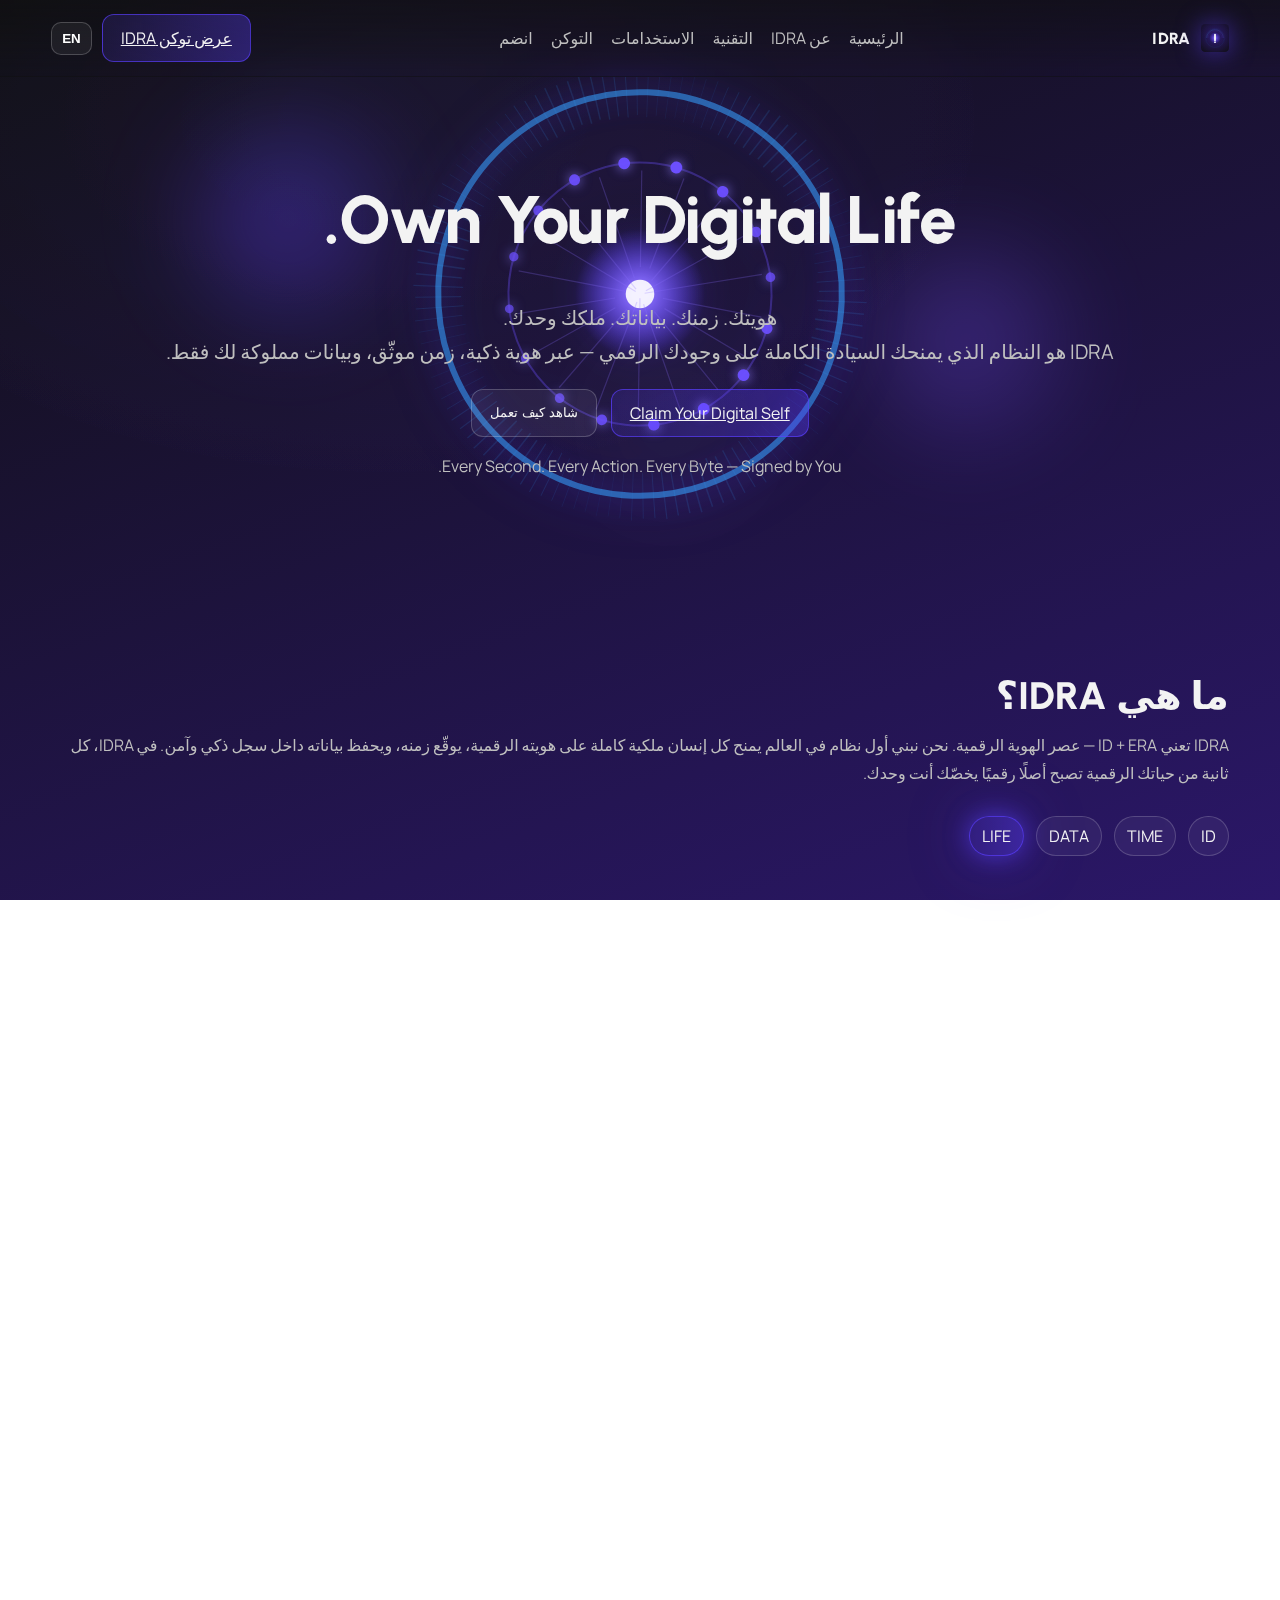
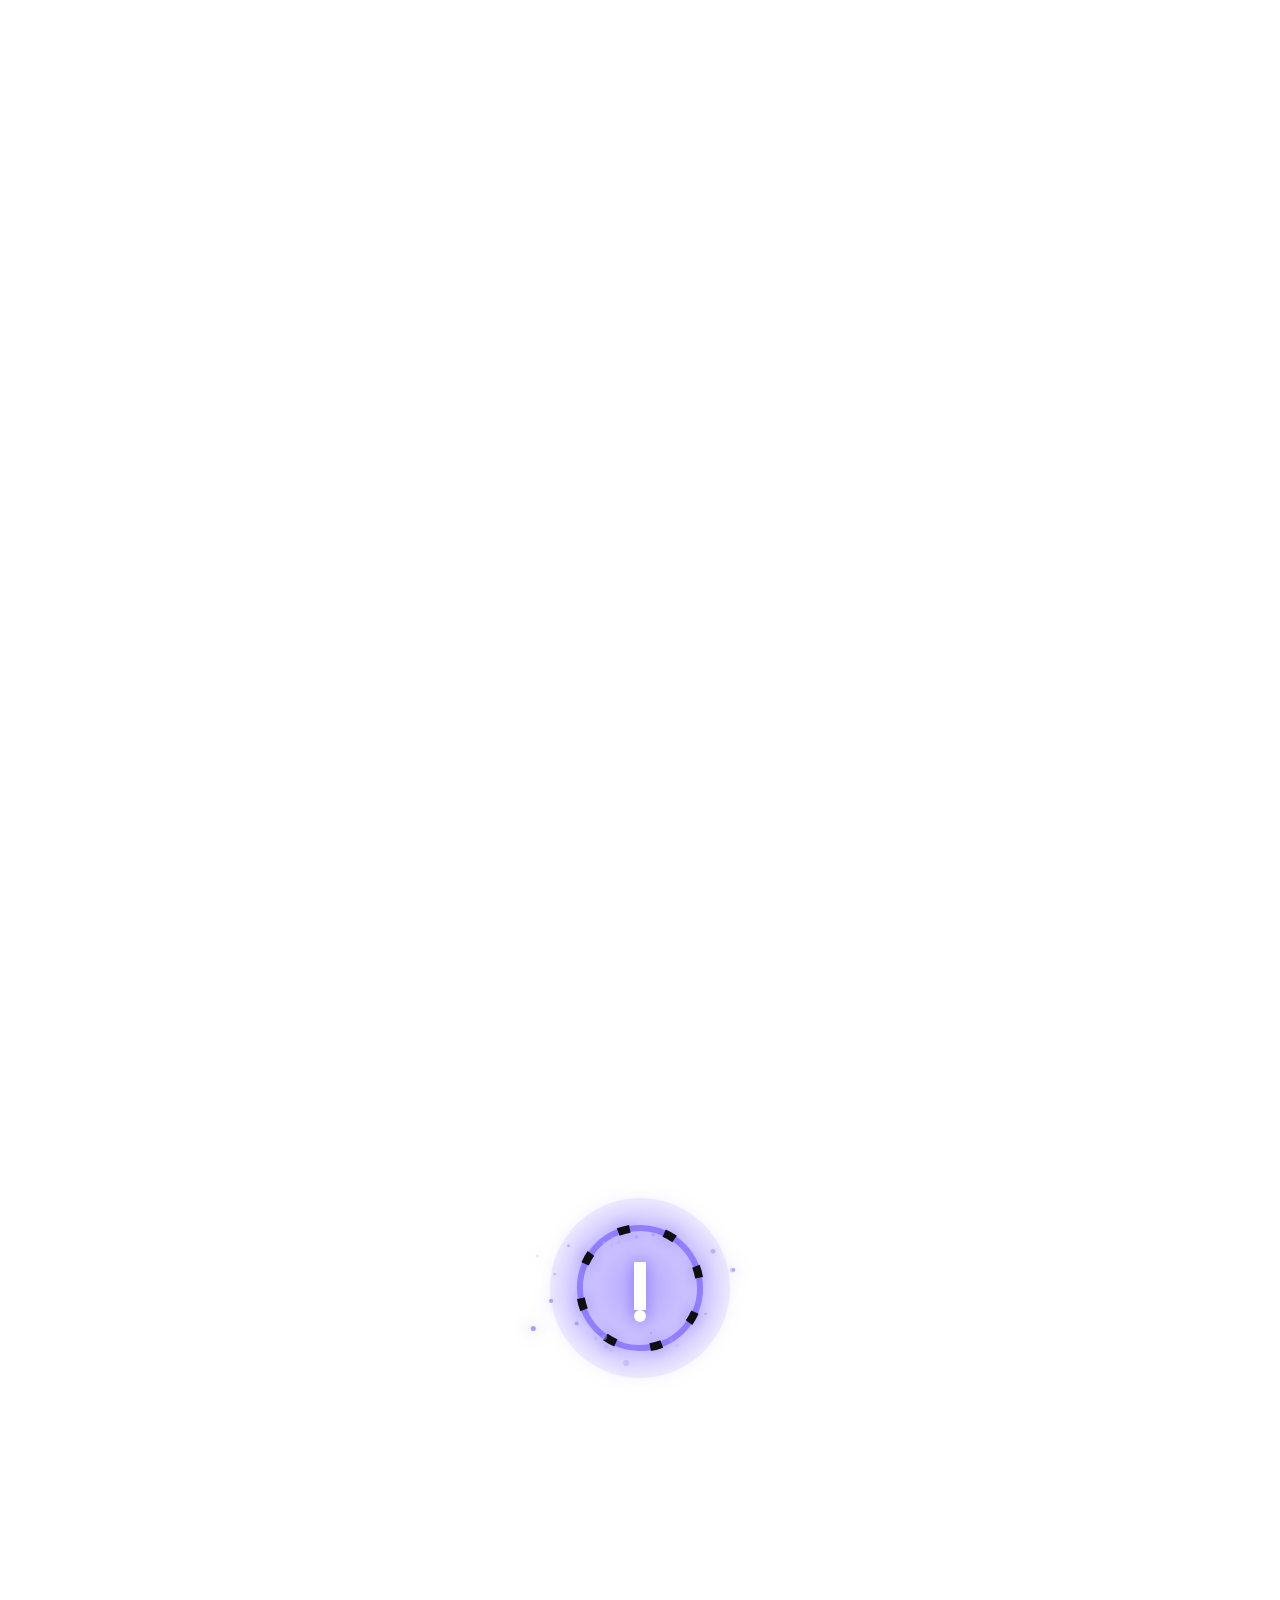
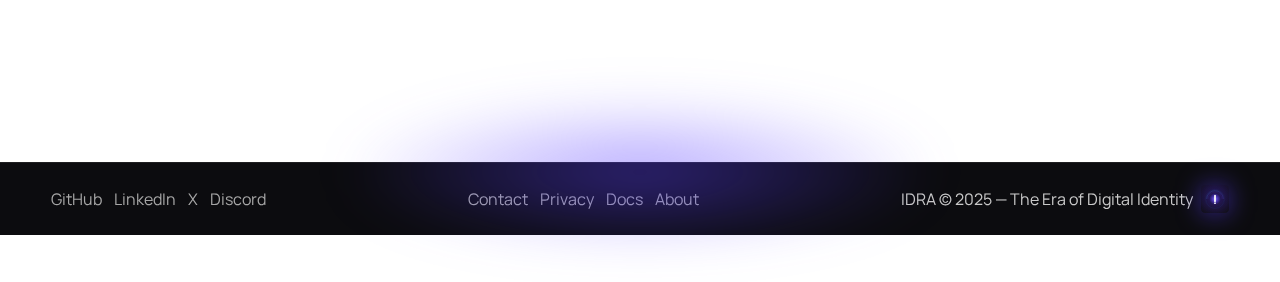
<file: index.html>
<!DOCTYPE html>
<html lang="ar" dir="rtl">
<head>
    <meta charset="UTF-8" />
    <meta name="viewport" content="width=device-width, initial-scale=1.0" />
<title>IDRA — The Era of Digital Identity</title>
    <meta name="description" content="IDRA — Own Your Digital Life. Identity, Time, and Data under your control." />
    <link rel="preconnect" href="https://fonts.googleapis.com">
    <link rel="preconnect" href="https://fonts.gstatic.com" crossorigin>
    <link href="https://fonts.googleapis.com/css2?family=Manrope:wght@300;400;500;600&family=Urbanist:wght@700;800&display=swap" rel="stylesheet">
    <link rel="stylesheet" href="styles.css" />
    <link rel="icon" href="assets/logo.svg" type="image/svg+xml" />
</head>
<body>
    <!-- Navigation -->
    <header id="nav" class="nav">
        <div class="container nav__inner">
            <a href="#home" class="logo">
                <img src="assets/logo.svg" alt="IDRA" class="logo__img" />
                <span class="logo__text">IDRA</span>
            </a>
            <nav class="nav__links">
                <a href="#home" data-i18n="nav.home">Home</a>
                <a href="#about" data-i18n="nav.about">About</a>
                <a href="#technology" data-i18n="nav.technology">Technology</a>
                <a href="#examples" data-i18n="nav.useCases">Use Cases</a>
                <a href="#token" data-i18n="nav.token">Token</a>
                <a href="#join" data-i18n="nav.join">Join</a>
            </nav>
            <div class="nav__actions">
                <a href="#token" class="btn btn--primary glow" data-i18n="cta.token">View IDRA Token</a>
                <button id="lang-toggle" class="lang__toggle" aria-label="Toggle language">EN</button>
            </div>
            <button class="nav__toggle" aria-label="Toggle Menu">
                <span></span><span></span><span></span>
            </button>
        </div>
    </header>

    <!-- Hero -->
    <section id="home" class="hero">
        <div class="hero__bg" aria-hidden="true">
            <div class="orb orb--1"></div>
            <div class="orb orb--2"></div>
            <div class="orb orb--3"></div>
            <div class="parallax parallax--slow"></div>
            <div class="parallax parallax--fast"></div>
            <div id="living-core" class="core">
                <canvas id="core-canvas"></canvas>
                <div id="core-tooltip" class="core__tooltip" role="tooltip">Time Recorded</div>
            </div>
        </div>
        <div class="container hero__content">
            <h1 class="headline sr" data-i18n="hero.title">Own Your Digital Life.</h1>
            <p class="subhead sr" data-i18n="hero.subtitle">
                هويتك. زمنك. بياناتك. ملكك وحدك.
                <br />
                IDRA هو النظام الذي يمنحك السيادة الكاملة على وجودك الرقمي — عبر هوية ذكية، زمن موثّق، وبيانات مملوكة لك فقط.
            </p>
            <div class="hero__actions sr">
                <a href="#join" class="btn btn--primary glow" data-i18n="cta.claim">Claim Your Digital Self</a>
                <button id="watch-demo" class="btn btn--ghost" data-i18n="cta.watch">Watch How It Works</button>
            </div>
            <p class="core__caption sr" data-i18n="hero.caption">Every Second. Every Action. Every Byte — Signed by You.</p>
        </div>
    </section>

    <!-- Demo Modal -->
    <div id="demo-modal" class="modal" aria-hidden="true" role="dialog" aria-label="IDRA Intro Animation">
        <div class="modal__backdrop" data-close></div>
        <div class="modal__dialog">
            <button class="modal__close" aria-label="Close" data-close>✕</button>
            <div class="demo__scene">
                <div class="face"></div>
                <div class="tokens">
                    <span>ID</span><span>TIME</span><span>DATA</span>
                </div>
                <div class="brand" data-i18n="modal.brand">IDRA — The Era of Digital Identity.</div>
            </div>
            <div class="modal__controls">
                <button class="modal__btn" id="demo-restart">Restart</button>
                <button class="modal__btn" id="demo-mute">Mute</button>
            </div>
            <audio id="demo-audio" preload="auto">
                <source src="" type="audio/mpeg" />
            </audio>
        </div>
    </div>

    <!-- About -->
    <section id="about" class="section section--about">
        <div class="container">
            <h2 class="section__title sr" data-i18n="about.title">ما هي IDRA؟</h2>
            <p class="section__text sr" data-i18n="about.text">
                IDRA تعني ID + ERA — عصر الهوية الرقمية. نحن نبني أول نظام في العالم يمنح كل إنسان ملكية كاملة على هويته الرقمية، يوقّع زمنه، ويحفظ بياناته داخل سجل ذكي وآمن. في IDRA، كل ثانية من حياتك الرقمية تصبح أصلًا رقميًا يخصّك أنت وحدك.
            </p>
            <div class="about__merge sr">
                <a class="chip" href="id.html" aria-label="ID page">ID</a>
                <a class="chip" href="time.html" aria-label="Time page">TIME</a>
                <a class="chip" href="data.html" aria-label="Data page">DATA</a>
                <span class="chip chip--life">LIFE</span>
            </div>
        </div>
    </section>

    <!-- Technology -->
    <section id="technology" class="section section--tech">
        <div class="container">
            <h2 class="section__title sr" data-i18n="tech.title">الركائز الثلاث التي تُكوّن حياتك الرقمية.</h2>
            <div class="cards">
                <article class="card sr">
                    <div class="card__icon">🪪</div>
                    <h3 class="card__title" data-i18n="tech.core.title">IDRA Core — الهوية المركزية</h3>
                    <p class="card__text" data-i18n="tech.core.text">هويتك الرقمية الموقّعة بيومتريًا، تُستخدم لتوثيق كل نشاط تقوم به داخل النظام.</p>
                </article>
                <article class="card sr">
                    <div class="card__icon">⏳</div>
                    <h3 class="card__title" data-i18n="tech.time.title">Chrona Track — الزمن الرقمي</h3>
                    <p class="card__text" data-i18n="tech.time.text">طبقة زمنية ذكية توثّق كل ثانية إنتاجية وتحول وقتك إلى وحدة قيمة رقمية.</p>
                </article>
                <article class="card sr">
                    <div class="card__icon">🔐</div>
                    <h3 class="card__title" data-i18n="tech.data.title">VaultX — البيانات المملوكة ذاتيًا</h3>
                    <p class="card__text" data-i18n="tech.data.text">خزان بيانات مشفّر يخزّن كل تفاعلك ويمنحك التحكم الكامل بالمشاركة أو البيع.</p>
                </article>
            </div>
        </div>
    </section>

    <!-- Real-World Example -->
    <section id="examples" class="section section--example">
        <div class="container">
            <h2 class="section__title sr" data-i18n="example.title">مثال حيّ من داخل IDRA</h2>
            <div class="timeline sr">
                <div class="timeline__track" aria-hidden="true"></div>
                <div class="event"><span class="dot"></span> 👤 ID بدأ يومه داخل IDRA</div>
                <div class="event"><span class="dot"></span> درس 5 ساعات في الأمن السيبراني</div>
                <div class="event"><span class="dot"></span> كتب تقرير ثغرة</div>
                <div class="event"><span class="dot"></span> شاهد مقطعًا علميًا</div>
                <div class="event"><span class="dot"></span> استخدم ذكاء صناعي لتطوير أداة</div>
                <div class="event result"><span class="dot"></span> أصدر له 47 IDRA Tokens كمكافأة فعلية على المعرفة</div>
                <div class="event"><span class="dot"></span> باع بيانات تعلمه المجهولة الهوية مقابل 0.2 ETH مع احتفاظه بملكية بياناته داخل VaultX</div>
            </div>
        </div>
    </section>

    <!-- Use Cases -->
    <section class="section section--usecases">
        <div class="container">
            <h2 class="section__title sr" data-i18n="use.title">مستقبل الحياة الرقمية يبدأ هنا.</h2>
            <div class="usecases">
                <div class="usecase sr"><div class="ico">🪙</div><h3 data-i18n="use.card1.title">سوق عالمي للبيانات الزمنية الموثّقة</h3><p data-i18n="use.card1.text">بيع بياناتك المجهولة للمؤسسات مقابل دخل مباشر.</p></div>
                <div class="usecase sr"><div class="ico">🧩</div><h3 data-i18n="use.card2.title">تقييم موثوق للمهارات والسمعة الرقمية</h3><p data-i18n="use.card2.text">سيرتك الذاتية الزمنية — بياناتك هي دليلك.</p></div>
                <div class="usecase sr"><div class="ico">⏱️</div><h3 data-i18n="use.card3.title">أنظمة توظيف قائمة على الزمن المنتج</h3><p data-i18n="use.card3.text">الشركات تدفع على الإنتاج الحقيقي، لا على الساعات النظرية.</p></div>
                <div class="usecase sr"><div class="ico">🎓</div><h3 data-i18n="use.card4.title">تعليم ذكي يكافئك على الجهد الحقيقي</h3><p data-i18n="use.card4.text">التعلم القائم على الفهم والإنجاز، لا المشاهدة.</p></div>
                <div class="usecase sr"><div class="ico">🧠</div><h3 data-i18n="use.card5.title">ذكاء صناعي شخصي مبني على بياناتك</h3><p data-i18n="use.card5.text">IDRA AI يتعلم منك ليطورك.</p></div>
                <div class="usecase sr"><div class="ico">🌐</div><h3 data-i18n="use.card6.title">هوية مهنية عالمية لا يمكن تزويرها</h3><p data-i18n="use.card6.text">بطاقة حياة رقمية تثبت من أنت وماذا أنجزت.</p></div>
            </div>
        </div>
    </section>

    <!-- Tokenomics -->
    <section id="token" class="section section--token">
        <div class="container">
            <h2 class="section__title sr" data-i18n="token.title">IDRA Token — اقتصاد الزمن والهوية.</h2>
            <p class="section__text sr" data-i18n="token.text">كل ثانية، كل تفاعل، كل معرفة، تتحوّل إلى وحدة IDRA Token تمثل القيمة الحقيقية لوجودك الرقمي. يمكنك استخدامها للدفع، الاستثمار، أو تداول بياناتك بأمان.</p>
            <div class="token__field" aria-hidden="true">
                <canvas id="token-canvas"></canvas>
            </div>
        </div>
    </section>

    <!-- Join -->
    <section id="join" class="section section--join">
        <div class="container sr">
            <p class="section__eyebrow" data-i18n="join.eyebrow">نحن على وشك دخول عصر جديد… عصر تمتلك فيه نفسك.</p>
            <h2 class="section__title" data-i18n="join.title">كن من أوائل من يبنون هويتهم الرقمية اليوم.</h2>
            <a href="#" class="btn btn--primary btn--xl glow" data-i18n="cta.claim">Claim Your Digital Self</a>
        </div>
        <div class="join__glow" aria-hidden="true"></div>
    </section>

    <!-- Footer -->
    <footer class="footer">
        <div class="container footer__inner">
            <div class="footer__brand">
                <img src="assets/logo.svg" alt="IDRA" class="logo__img" />
                <span data-i18n="footer.brand">IDRA © 2025 — The Era of Digital Identity</span>
            </div>
            <nav class="footer__links">
                <a href="#about" data-i18n="footer.about">About</a>
                <a href="#" data-i18n="footer.docs">Docs</a>
                <a href="#" data-i18n="footer.privacy">Privacy</a>
                <a href="#" data-i18n="footer.contact">Contact</a>
            </nav>
            <div class="footer__social">
                <a href="#">Discord</a>
                <a href="#">X</a>
                <a href="#">LinkedIn</a>
                <a href="#">GitHub</a>
            </div>
        </div>
    </footer>

    <script src="script.js"></script>
</body>
</html>
</file>
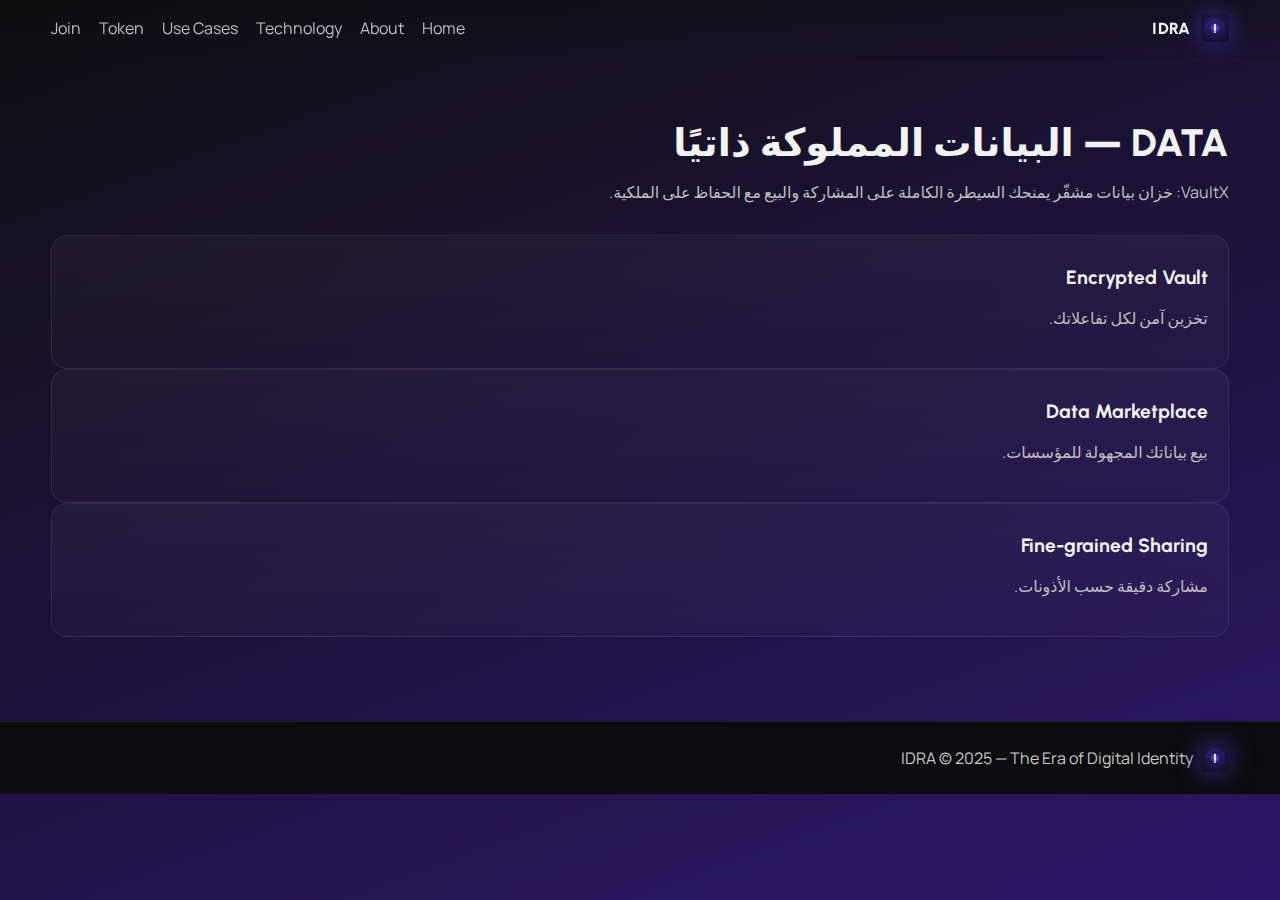
<file: data.html>
<!DOCTYPE html>
<html lang="ar" dir="rtl">
<head>
    <meta charset="UTF-8" />
    <meta name="viewport" content="width=device-width, initial-scale=1.0" />
    <title>IDRA — DATA</title>
    <link rel="preconnect" href="https://fonts.googleapis.com">
    <link rel="preconnect" href="https://fonts.gstatic.com" crossorigin>
    <link href="https://fonts.googleapis.com/css2?family=Manrope:wght@300;400;500;600&family=Urbanist:wght@700;800&display=swap" rel="stylesheet">
    <link rel="stylesheet" href="styles.css" />
    <link rel="icon" href="assets/logo.svg" type="image/svg+xml" />
</head>
<body>
    <header id="nav" class="nav nav--scrolled">
        <div class="container nav__inner">
            <a href="index.html#home" class="logo">
                <img src="assets/logo.svg" alt="IDRA" class="logo__img" />
                <span class="logo__text">IDRA</span>
            </a>
            <nav class="nav__links">
                <a href="index.html#home">Home</a>
                <a href="index.html#about">About</a>
                <a href="index.html#technology">Technology</a>
                <a href="index.html#examples">Use Cases</a>
                <a href="index.html#token">Token</a>
                <a href="index.html#join">Join</a>
            </nav>
        </div>
    </header>

    <main class="section" style="padding-top:120px">
        <div class="container">
            <h1 class="section__title">DATA — البيانات المملوكة ذاتيًا</h1>
            <p class="section__text">VaultX: خزان بيانات مشفّر يمنحك السيطرة الكاملة على المشاركة والبيع مع الحفاظ على الملكية.</p>
            <div class="cards" style="margin-top:16px">
                <article class="card"><h3 class="card__title">Encrypted Vault</h3><p class="card__text">تخزين آمن لكل تفاعلاتك.</p></article>
                <article class="card"><h3 class="card__title">Data Marketplace</h3><p class="card__text">بيع بياناتك المجهولة للمؤسسات.</p></article>
                <article class="card"><h3 class="card__title">Fine-grained Sharing</h3><p class="card__text">مشاركة دقيقة حسب الأذونات.</p></article>
            </div>
        </div>
    </main>

    <footer class="footer">
        <div class="container footer__inner">
            <div class="footer__brand">
                <img src="assets/logo.svg" alt="IDRA" class="logo__img" />
                <span>IDRA © 2025 — The Era of Digital Identity</span>
            </div>
        </div>
    </footer>
    <script src="script.js"></script>
    <script>document.documentElement.lang = localStorage.getItem('idra_lang')||'ar'; document.documentElement.dir = (localStorage.getItem('idra_lang')||'ar')==='ar'?'rtl':'ltr';</script>
</body>
</html>
</file>
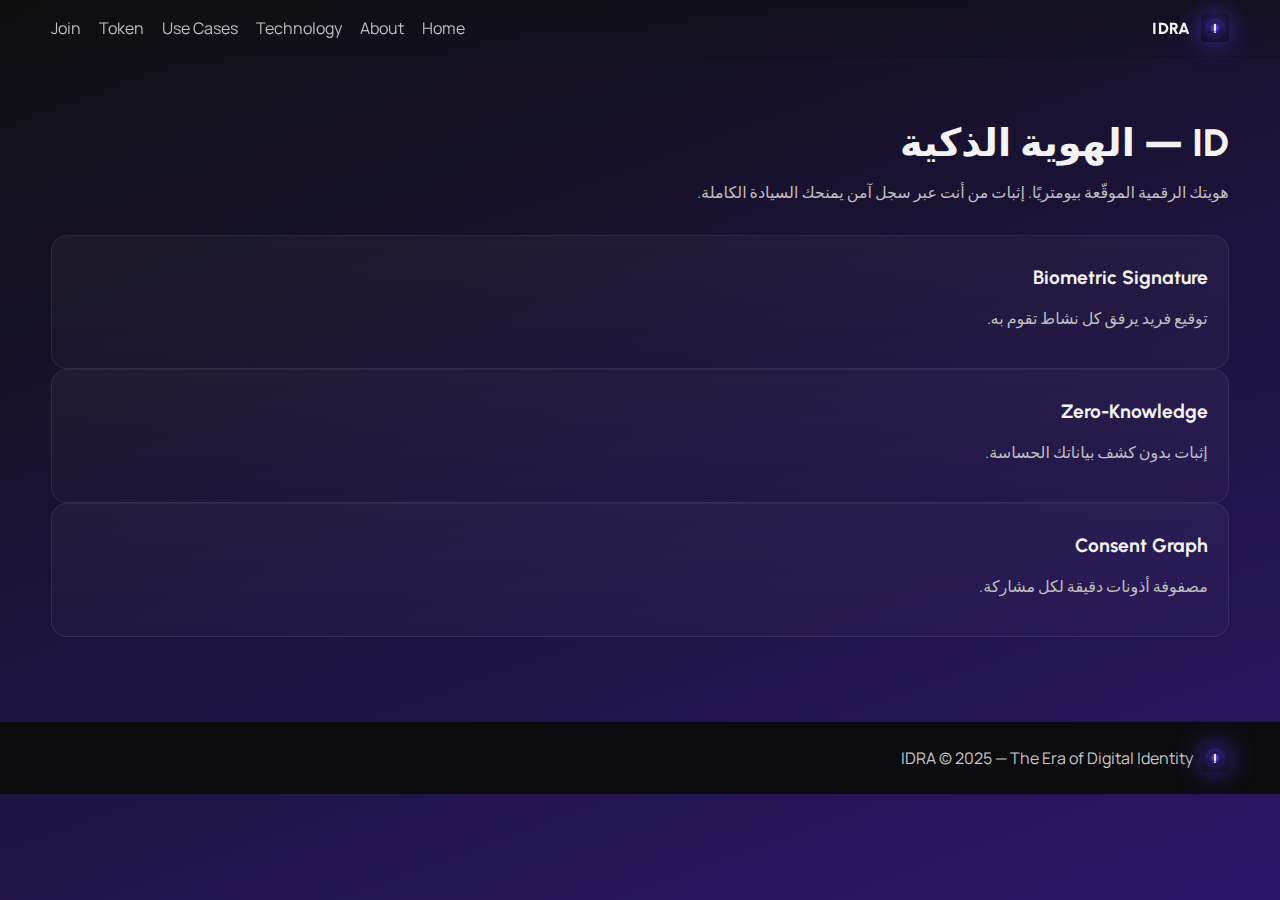
<file: id.html>
<!DOCTYPE html>
<html lang="ar" dir="rtl">
<head>
    <meta charset="UTF-8" />
    <meta name="viewport" content="width=device-width, initial-scale=1.0" />
    <title>IDRA — ID</title>
    <link rel="preconnect" href="https://fonts.googleapis.com">
    <link rel="preconnect" href="https://fonts.gstatic.com" crossorigin>
    <link href="https://fonts.googleapis.com/css2?family=Manrope:wght@300;400;500;600&family=Urbanist:wght@700;800&display=swap" rel="stylesheet">
    <link rel="stylesheet" href="styles.css" />
    <link rel="icon" href="assets/logo.svg" type="image/svg+xml" />
</head>
<body>
    <header id="nav" class="nav nav--scrolled">
        <div class="container nav__inner">
            <a href="index.html#home" class="logo">
                <img src="assets/logo.svg" alt="IDRA" class="logo__img" />
                <span class="logo__text">IDRA</span>
            </a>
            <nav class="nav__links">
                <a href="index.html#home">Home</a>
                <a href="index.html#about">About</a>
                <a href="index.html#technology">Technology</a>
                <a href="index.html#examples">Use Cases</a>
                <a href="index.html#token">Token</a>
                <a href="index.html#join">Join</a>
            </nav>
        </div>
    </header>

    <main class="section" style="padding-top:120px">
        <div class="container">
            <h1 class="section__title">ID — الهوية الذكية</h1>
            <p class="section__text">هويتك الرقمية الموقّعة بيومتريًا. إثبات من أنت عبر سجل آمن يمنحك السيادة الكاملة.</p>
            <div class="cards" style="margin-top:16px">
                <article class="card"><h3 class="card__title">Biometric Signature</h3><p class="card__text">توقيع فريد يرفق كل نشاط تقوم به.</p></article>
                <article class="card"><h3 class="card__title">Zero-Knowledge</h3><p class="card__text">إثبات بدون كشف بياناتك الحساسة.</p></article>
                <article class="card"><h3 class="card__title">Consent Graph</h3><p class="card__text">مصفوفة أذونات دقيقة لكل مشاركة.</p></article>
            </div>
        </div>
    </main>

    <footer class="footer">
        <div class="container footer__inner">
            <div class="footer__brand">
                <img src="assets/logo.svg" alt="IDRA" class="logo__img" />
                <span>IDRA © 2025 — The Era of Digital Identity</span>
            </div>
        </div>
    </footer>
    <script src="script.js"></script>
    <script>document.documentElement.lang = localStorage.getItem('idra_lang')||'ar'; document.documentElement.dir = (localStorage.getItem('idra_lang')||'ar')==='ar'?'rtl':'ltr';</script>
</body>
</html>
</file>
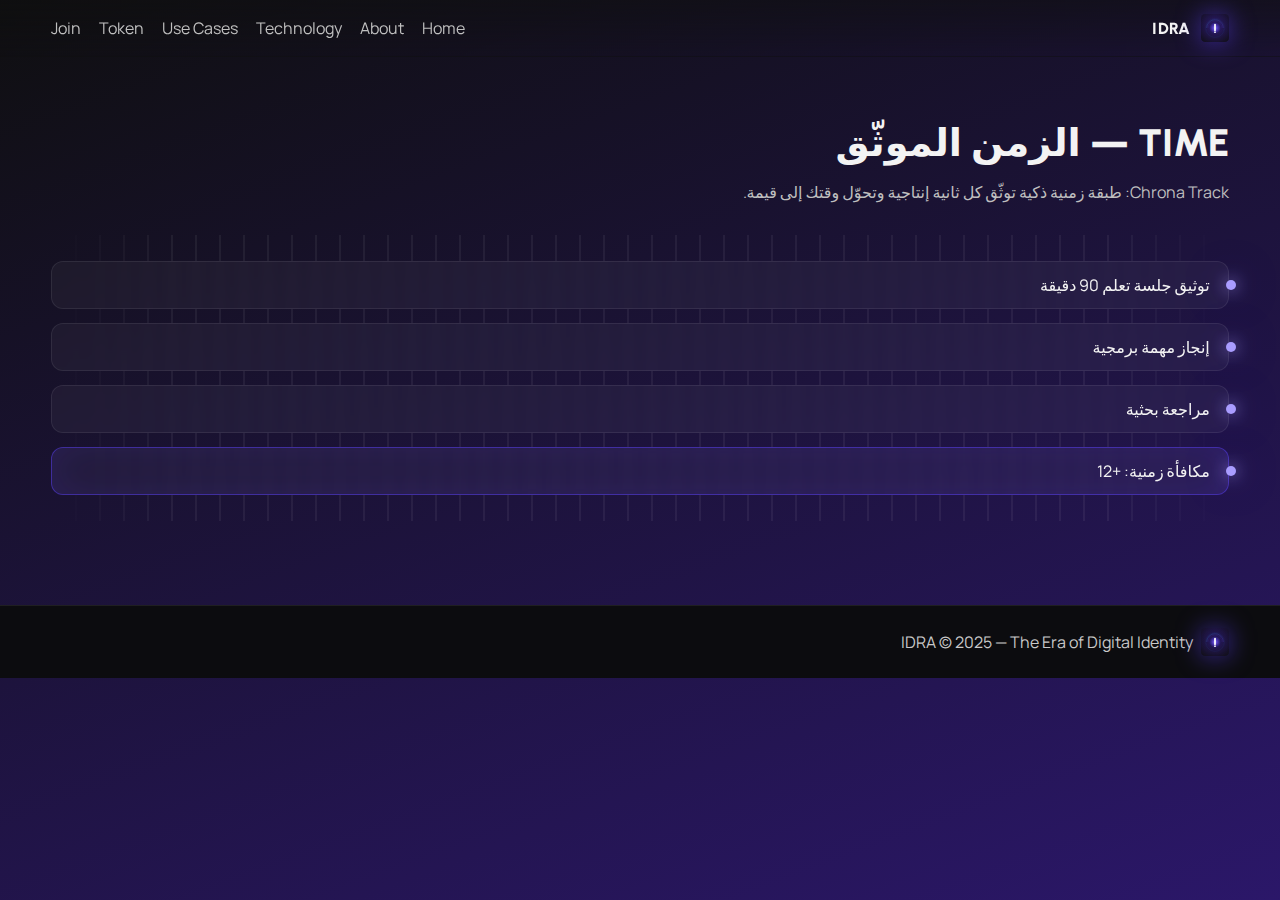
<file: time.html>
<!DOCTYPE html>
<html lang="ar" dir="rtl">
<head>
    <meta charset="UTF-8" />
    <meta name="viewport" content="width=device-width, initial-scale=1.0" />
    <title>IDRA — TIME</title>
    <link rel="preconnect" href="https://fonts.googleapis.com">
    <link rel="preconnect" href="https://fonts.gstatic.com" crossorigin>
    <link href="https://fonts.googleapis.com/css2?family=Manrope:wght@300;400;500;600&family=Urbanist:wght@700;800&display=swap" rel="stylesheet">
    <link rel="stylesheet" href="styles.css" />
    <link rel="icon" href="assets/logo.svg" type="image/svg+xml" />
</head>
<body>
    <header id="nav" class="nav nav--scrolled">
        <div class="container nav__inner">
            <a href="index.html#home" class="logo">
                <img src="assets/logo.svg" alt="IDRA" class="logo__img" />
                <span class="logo__text">IDRA</span>
            </a>
            <nav class="nav__links">
                <a href="index.html#home">Home</a>
                <a href="index.html#about">About</a>
                <a href="index.html#technology">Technology</a>
                <a href="index.html#examples">Use Cases</a>
                <a href="index.html#token">Token</a>
                <a href="index.html#join">Join</a>
            </nav>
        </div>
    </header>

    <main class="section" style="padding-top:120px">
        <div class="container">
            <h1 class="section__title">TIME — الزمن الموثّق</h1>
            <p class="section__text">Chrona Track: طبقة زمنية ذكية توثّق كل ثانية إنتاجية وتحوّل وقتك إلى قيمة.</p>
            <div class="timeline" style="margin-top:16px">
                <div class="timeline__track" aria-hidden="true"></div>
                <div class="event"><span class="dot"></span> توثيق جلسة تعلم 90 دقيقة</div>
                <div class="event"><span class="dot"></span> إنجاز مهمة برمجية</div>
                <div class="event"><span class="dot"></span> مراجعة بحثية</div>
                <div class="event result"><span class="dot"></span> مكافأة زمنية: +12</div>
            </div>
        </div>
    </main>

    <footer class="footer">
        <div class="container footer__inner">
            <div class="footer__brand">
                <img src="assets/logo.svg" alt="IDRA" class="logo__img" />
                <span>IDRA © 2025 — The Era of Digital Identity</span>
            </div>
        </div>
    </footer>
    <script src="script.js"></script>
    <script>document.documentElement.lang = localStorage.getItem('idra_lang')||'ar'; document.documentElement.dir = (localStorage.getItem('idra_lang')||'ar')==='ar'?'rtl':'ltr';</script>
</body>
</html>
</file>
<file: styles.css>
/* Theme Variables */
:root {
    --bg-start: #0F0F10;
    --bg-end: #2B1769;
    --primary: #5B3FFF;
    --text: #F3F3F3;
    --muted: #bfbfbf;
    --card: #15151a;
    --card-border: rgba(255,255,255,0.08);
    --glow: 0 0 24px rgba(91,63,255,0.6), 0 0 64px rgba(91,63,255,0.35);
}

/* Base Reset */
* { box-sizing: border-box; }
html, body { height: 100%; }
body {
    margin: 0;
    font-family: 'Manrope', system-ui, -apple-system, Segoe UI, Roboto, Arial, sans-serif;
    color: var(--text);
    background: linear-gradient(160deg, var(--bg-start), var(--bg-end)) fixed;
    overflow-x: hidden;
}

/* Containers */
.container {
    width: min(1180px, 92%);
    margin-inline: auto;
}

/* Buttons */
.btn {
    appearance: none;
    border: 1px solid rgba(255,255,255,0.2);
    background: transparent;
    color: var(--text);
    padding: 12px 18px;
    border-radius: 12px;
    cursor: pointer;
    transition: transform .2s ease, box-shadow .2s ease, background .2s ease, color .2s ease;
}
.btn--primary {
    background: linear-gradient(90deg, rgba(91,63,255,0.15), rgba(91,63,255,0.35));
    border-color: rgba(91,63,255,0.65);
}
.btn--ghost {
    background: rgba(255,255,255,0.06);
}
.btn--xl { padding: 16px 28px; font-size: 1.1rem; }
.btn:hover { transform: translateY(-2px); box-shadow: var(--glow); }
.glow { box-shadow: 0 0 0 transparent; }
.glow:hover { box-shadow: var(--glow); }

/* Typography */
.headline {
    font-family: 'Urbanist', system-ui, sans-serif;
    font-weight: 800;
    font-size: clamp(2.4rem, 6vw, 4.2rem);
    line-height: 1.05;
    letter-spacing: -0.02em;
}
.subhead { color: var(--muted); font-size: clamp(1rem, 2.1vw, 1.25rem); line-height: 1.7; }
.section__title {
    font-family: 'Urbanist', system-ui, sans-serif;
    font-weight: 800;
    font-size: clamp(1.6rem, 3.6vw, 2.4rem);
    margin: 0 0 12px;
}
.section__text { color: var(--muted); margin: 0 0 28px; line-height: 1.8; }
.section__eyebrow { color: var(--muted); margin: 0 0 8px; }

/* Nav */
.nav {
    position: fixed; top: 0; inset-inline: 0; z-index: 50;
    background: linear-gradient(to bottom, rgba(15,15,16,0.5), rgba(15,15,16,0));
    backdrop-filter: blur(6px);
    transition: background .3s ease, border-color .3s ease;
    border-bottom: 1px solid transparent;
}
.nav--scrolled {
    background: rgba(20, 18, 40, 0.7);
    border-bottom-color: rgba(255,255,255,0.08);
}
.nav__inner {
    display: flex; align-items: center; justify-content: space-between;
    padding: 14px 0;
}
.nav__actions { display:flex; align-items:center; gap:10px; }
.lang__toggle { border:1px solid rgba(255,255,255,0.2); background: rgba(255,255,255,0.06); color:#fff; padding:8px 10px; border-radius:10px; cursor:pointer; font-weight:600; }
.lang__toggle:hover { box-shadow: var(--glow); }
/* removed token ticker widget */
.logo { display: flex; align-items: center; gap: 10px; text-decoration: none; color: var(--text); }
.logo__img { width: 28px; height: 28px; filter: drop-shadow(0 0 12px rgba(91,63,255,0.8)); }
.logo__text { font-family: 'Urbanist'; font-weight: 800; letter-spacing: 0.4px; }
.nav__links { display: flex; gap: 18px; }
.nav__links a { color: var(--muted); text-decoration: none; transition: color .2s ease, text-shadow .2s ease; }
.nav__links a:hover { color: var(--text); text-shadow: 0 0 16px rgba(91,63,255,0.8); }
.nav__toggle { display: none; background: none; border: 0; cursor: pointer; }
.nav__toggle span { display:block; width: 22px; height:2px; background:#bbb; margin:5px 0; border-radius:2px; }

@media (max-width: 860px) {
    .nav__toggle { display: block; }
    .nav__links { position: fixed; inset: 60px 0 auto 0; display: none; flex-direction: column; gap: 14px; padding: 16px; background: rgba(15,15,20,0.95); backdrop-filter: blur(8px); border-bottom:1px solid rgba(255,255,255,0.08); z-index: 60; }
    .nav__links.is-open { display: flex; }
    .nav__actions { gap:8px; }
}

/* Hero */
.hero { position: relative; padding: 140px 0 96px; overflow: hidden; }
.hero__bg { position:absolute; inset:0; pointer-events:none; }
.core { position:absolute; inset:0; display:grid; place-items:center; perspective: 800px; }
.core canvas { width:min(540px, 86vw); height:min(540px, 86vw); max-width:540px; max-height:540px; aspect-ratio:1/1; filter: drop-shadow(0 0 24px rgba(91,63,255,0.55)); }
.core__tooltip { position:absolute; padding:6px 10px; border-radius:8px; background: rgba(20,18,40,0.85); color:#eae9ff; border:1px solid rgba(255,255,255,0.14); font-size:.85rem; transform: translate(-50%, -140%); pointer-events:none; opacity:0; transition: opacity .2s ease, transform .2s ease; white-space: nowrap; }
.core__caption { margin-top: 18px; color: var(--muted); text-align:center; }
.core--show-tooltip .core__tooltip { opacity:1; transform: translate(-50%, -160%); }
.core--mini { position: fixed; top: 10px; right: 10px; width: 88px; height: 88px; transform: translateZ(0); z-index: 40; pointer-events: none; }
.core--mini canvas { width: 88px; height: 88px; filter: drop-shadow(0 0 10px rgba(91,63,255,0.6)); }

.orb { position:absolute; width:320px; height:320px; border-radius:50%; filter: blur(40px); opacity:0.5; }
.orb--1 { background: radial-gradient(circle, rgba(91,63,255,0.8), transparent 60%); top:10%; left:10%; animation: float 14s ease-in-out infinite; }
.orb--2 { background: radial-gradient(circle, rgba(120,80,255,0.7), transparent 60%); bottom:15%; right:12%; animation: float 18s ease-in-out infinite reverse; }
.orb--3 { background: radial-gradient(circle, rgba(255,255,255,0.07), transparent 60%); top:45%; right:35%; animation: float 22s ease-in-out infinite; }
.parallax { position:absolute; inset:0; background: radial-gradient(1000px 600px at 30% 20%, rgba(91,63,255,0.12), transparent 60%); mix-blend-mode: screen; }
.parallax--fast { animation: parallax 40s linear infinite; opacity: .35; }
.parallax--slow { animation: parallax 90s linear infinite reverse; opacity: .2; }
.hero__content { position: relative; z-index: 1; text-align: center; }
.hero__actions { display: flex; gap: 14px; justify-content: center; margin-top: 20px; }

@keyframes float { 0%,100%{ transform: translateY(0) } 50%{ transform: translateY(-22px) } }
@keyframes parallax { 0%{ transform: translateX(0) } 100%{ transform: translateX(-12%) } }

/* Sections */
.section { padding: 84px 0; position: relative; }
.section--about .about__merge { display:flex; gap:12px; align-items:center; margin-top:18px; }
.chip { position:relative; padding: 8px 12px; border-radius: 999px; border:1px solid rgba(255,255,255,0.18); background: rgba(255,255,255,0.05); backdrop-filter: blur(4px); text-decoration:none; color: var(--text); overflow:hidden; }
.chip:focus { outline: 2px solid rgba(91,63,255,0.8); outline-offset: 2px; }
.chip::after { content:""; position:absolute; inset:0; background: radial-gradient(circle at var(--rx,50%) var(--ry,50%), rgba(91,63,255,0.35), transparent 40%); opacity:0; transition: opacity .25s ease; pointer-events:none; }
.chip:hover::after { opacity:1; }
.chip--life { background: linear-gradient(90deg, rgba(91,63,255,0.2), rgba(91,63,255,0.4)); border-color: rgba(91,63,255,0.65); box-shadow: var(--glow); }

.section--tech .cards { display:grid; grid-template-columns: repeat(3, 1fr); gap:18px; }
.card { background: linear-gradient(180deg, rgba(255,255,255,0.04), rgba(255,255,255,0.02)); border:1px solid var(--card-border); border-radius:16px; padding:20px; transition: transform .25s ease, box-shadow .25s ease; position: relative; overflow: hidden; }
.card::after { content:""; position:absolute; inset:0; border-radius:inherit; border:1px solid transparent; box-shadow: inset 0 0 0 0 rgba(91,63,255,0.0); transition: box-shadow .25s ease; }
.card:hover { transform: translateY(-6px) rotateX(2deg) rotateY(-2deg); box-shadow: 0 24px 60px rgba(0,0,0,0.25); }
.card:hover::after { box-shadow: inset 0 0 80px rgba(91,63,255,0.25); }
.card__icon { font-size: 28px; filter: drop-shadow(0 0 10px rgba(91,63,255,0.7)); }
.card__title { margin:10px 0 8px; font-family:'Urbanist'; font-size:1.2rem; }
.card__text { color: var(--muted); line-height: 1.7; }

@media (max-width: 980px) {
    .section--tech .cards { grid-template-columns: 1fr; }
}

/* Responsive tweaks */
@media (max-width: 720px) {
    .hero { padding: 120px 0 72px; }
    .hero__actions { flex-direction: column; }
    .core canvas { width:min(420px, 92vw); height:min(420px, 92vw); }
    .section { padding: 64px 0; }
    .token__field canvas { height: 160px; }
}
@media (max-width: 480px) {
    .headline { font-size: clamp(2rem, 9vw, 2.6rem); }
    .subhead { font-size: 0.98rem; }
    .nav__inner { padding: 10px 0; }
    .nav__actions .btn { display:none; }
}

/* Timeline */
.section--example { overflow: hidden; }
.timeline { position: relative; padding: 12px 0; }
.timeline__track { position:absolute; left: 0; right:0; top: 0; bottom:0; background: repeating-linear-gradient(90deg, rgba(255,255,255,0.06), rgba(255,255,255,0.06) 2px, transparent 2px, transparent 24px); mask-image: linear-gradient(90deg, transparent, #000 10%, #000 90%, transparent); animation: moveTrack 12s linear infinite; }
@keyframes moveTrack { 0%{ background-position: 0 0 } 100%{ background-position: -240px 0 } }
.event { position: relative; padding: 12px 18px 12px 0; margin: 14px 0; background: rgba(255,255,255,0.04); border:1px solid rgba(255,255,255,0.08); border-radius: 12px; backdrop-filter: blur(6px); }
.event .dot { position:absolute; right: -8px; top: 50%; width:10px; height:10px; border-radius:50%; background: #a99cff; box-shadow: 0 0 16px rgba(169,156,255,0.9), 0 0 40px rgba(91,63,255,0.6); transform: translateY(-50%); }
.event.result { border-color: rgba(91,63,255,0.5); box-shadow: inset 0 0 40px rgba(91,63,255,0.15); }

/* Use Cases */
.usecases { display:grid; grid-template-columns: repeat(3, 1fr); gap: 16px; }
.usecase { background: rgba(255,255,255,0.04); border:1px solid rgba(255,255,255,0.08); border-radius: 16px; padding: 16px; transform: translateX(0); opacity: 0; }
.usecase .ico { font-size: 24px; margin-bottom: 8px; filter: drop-shadow(0 0 8px rgba(91,63,255,0.7)); }
.usecase h3 { margin: 0 0 6px; font-family: 'Urbanist'; font-weight: 700; }
.usecase p { margin: 0; color: var(--muted); }

@media (max-width: 980px) {
    .usecases { grid-template-columns: 1fr; }
}

/* Tokenomics */
.section--token { position: relative; }
.token__field { position: relative; height: 220px; margin-top: 10px; filter: drop-shadow(0 0 8px rgba(91,63,255,0.7)); display:grid; place-items:center; }
.token__field canvas { width:min(360px, 90%); height:200px; }

/* Join */
.section--join { position: relative; text-align:center; }
.join__glow { position:absolute; inset: auto 50% -120px 50%; transform: translateX(50%); width: min(860px, 92%); height: 220px; background: radial-gradient(closest-side, rgba(91,63,255,0.45), transparent 70%); filter: blur(24px); pointer-events: none; }

/* Footer */
.footer { background: #0c0c0f; border-top: 1px solid rgba(255,255,255,0.08); color: #c9c9c9; }
.footer__inner { display:flex; align-items:center; justify-content: space-between; gap: 12px; padding: 22px 0; }
.footer__brand { display:flex; align-items:center; gap: 8px; }
.footer__links, .footer__social { display:flex; gap: 12px; }
.footer a { color: #a6a6a6; text-decoration: none; }
.footer a:hover { color: var(--text); }

@media (max-width: 860px) {
    .footer__inner { flex-direction: column; align-items: flex-start; gap: 8px; }
}

/* Modal */
.modal { position: fixed; inset:0; display:none; align-items:center; justify-content:center; z-index: 100; }
.modal[aria-hidden="false"] { display:flex; }
.modal__backdrop { position:absolute; inset:0; background: rgba(0,0,0,0.65); backdrop-filter: blur(3px); }
.modal__dialog { position:relative; width:min(880px,92%); background: #101016; border:1px solid rgba(255,255,255,0.12); border-radius: 16px; overflow: hidden; box-shadow: 0 40px 80px rgba(0,0,0,0.5); }
.modal__close { position:absolute; top:10px; left:10px; background: rgba(255,255,255,0.06); border:1px solid rgba(255,255,255,0.12); border-radius: 999px; color:#ddd; width:34px; height:34px; cursor:pointer; }
.demo__scene { position: relative; aspect-ratio: 16/9; display:grid; place-items:center; background: radial-gradient(1200px 600px at 60% 40%, rgba(91,63,255,0.24), transparent 70%), linear-gradient(160deg, #0b0b0d, #151526); }
.demo__scene .face { width: 320px; height: 320px; border-radius: 50%; border: 1px solid rgba(91,63,255,0.5); box-shadow: 0 0 120px rgba(91,63,255,0.35) inset, 0 0 40px rgba(91,63,255,0.45); filter: blur(0.2px); animation: pulse 3.4s ease-in-out infinite; }
.demo__scene .tokens { position:absolute; display:flex; gap: 12px; top: 50%; transform: translateY(-50%); }
.demo__scene .tokens span { padding:6px 10px; border-radius:999px; border:1px solid rgba(255,255,255,0.18); background: rgba(255,255,255,0.06); color:#dcdcff; animation: orbit 8s linear infinite; }
.demo__scene .tokens span:nth-child(2) { animation-delay: .2s }
.demo__scene .tokens span:nth-child(3) { animation-delay: .4s }
.demo__scene .brand { position:absolute; bottom:18px; left:50%; transform: translateX(-50%); font-family:'Urbanist'; font-weight:800; letter-spacing:.4px; opacity:.9 }
/* Modal controls */
.modal__controls { position:absolute; bottom:10px; right:10px; display:flex; gap:8px; }
.modal__btn { border:1px solid rgba(255,255,255,0.18); background: rgba(255,255,255,0.06); color:#eee; padding:8px 10px; border-radius:8px; cursor:pointer; }
.no-scroll { overflow: hidden; }
@keyframes pulse { 0%,100%{ box-shadow: 0 0 120px rgba(91,63,255,0.25) inset, 0 0 40px rgba(91,63,255,0.35) } 50%{ box-shadow: 0 0 60px rgba(91,63,255,0.5) inset, 0 0 80px rgba(91,63,255,0.65) } }
@keyframes orbit { 0%{ transform: rotate(0deg) translateX(0) } 50%{ transform: rotate(180deg) translateX(8px) } 100%{ transform: rotate(360deg) translateX(0) } }

/* Scroll Reveal */
.sr { opacity: 0; transform: translateY(14px); transition: opacity .6s ease, transform .6s ease; }
.sr.revealed { opacity: 1; transform: translateY(0); }
</file>
